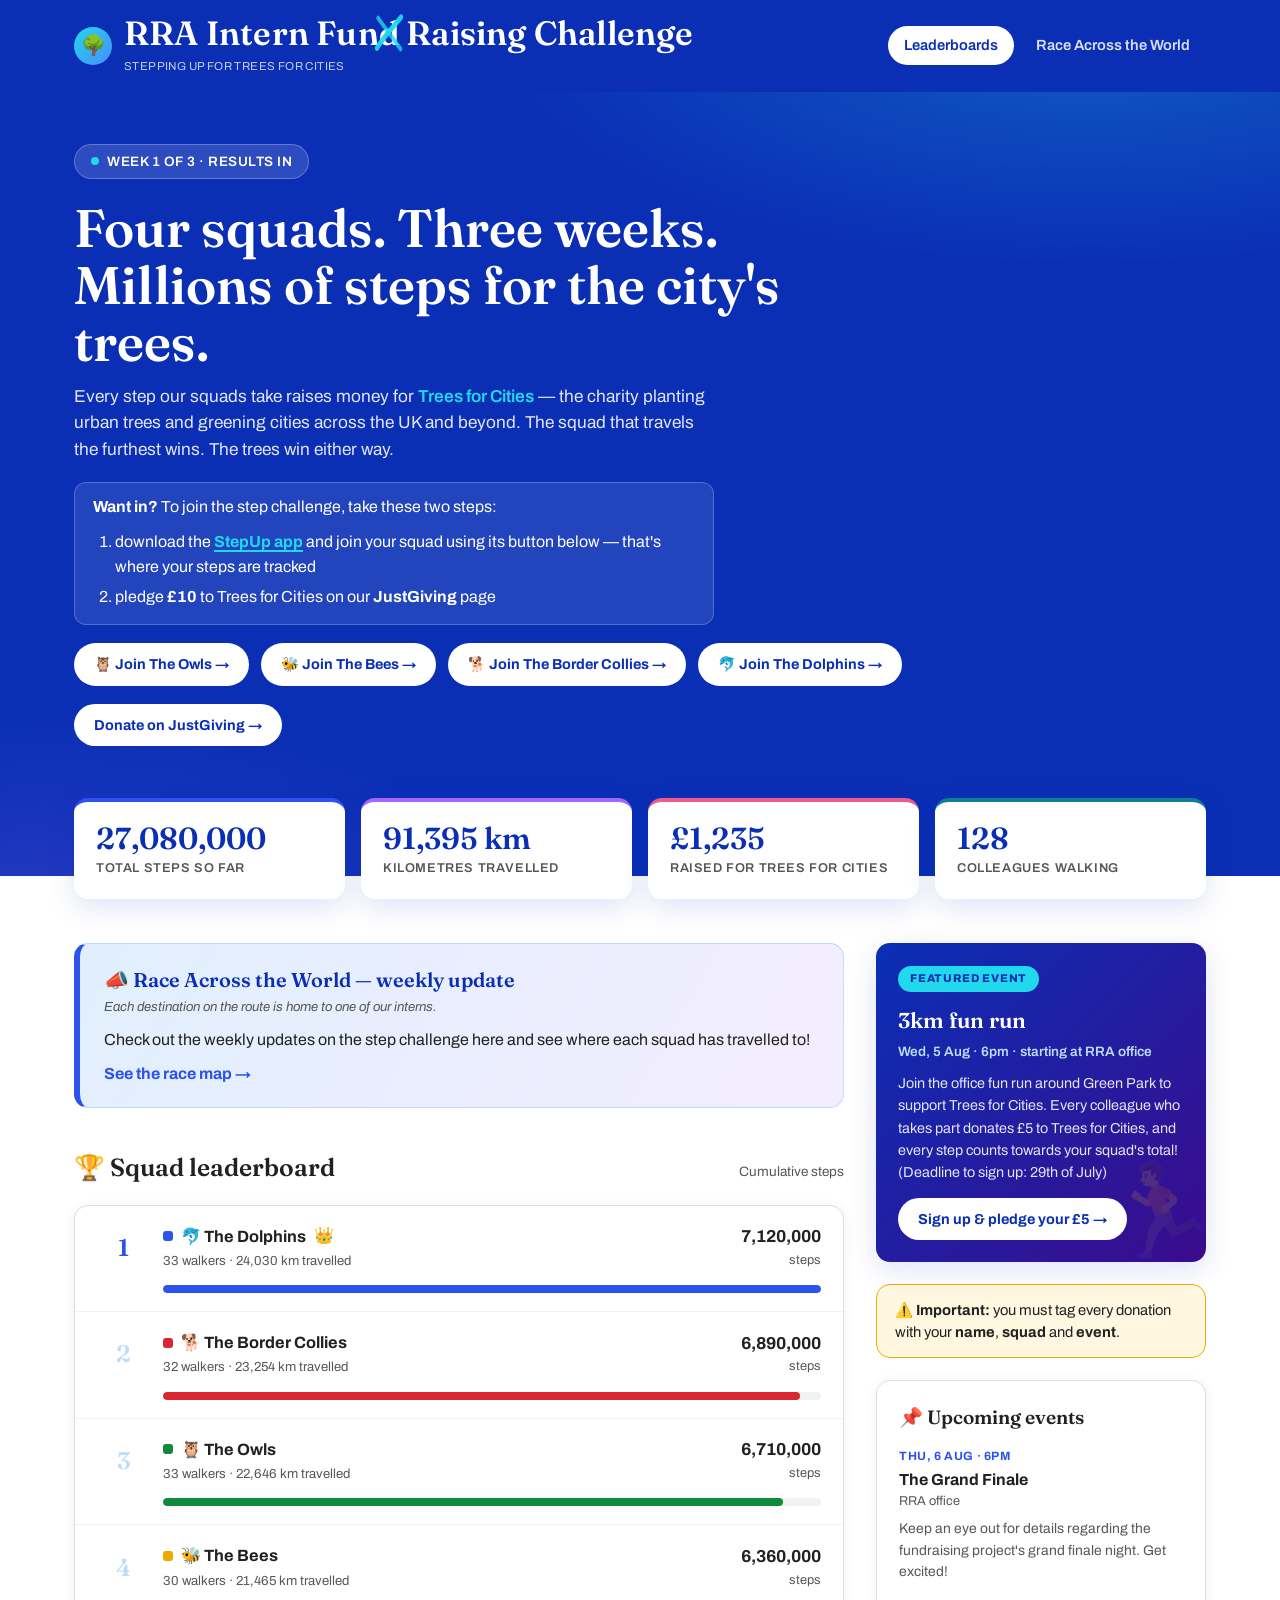
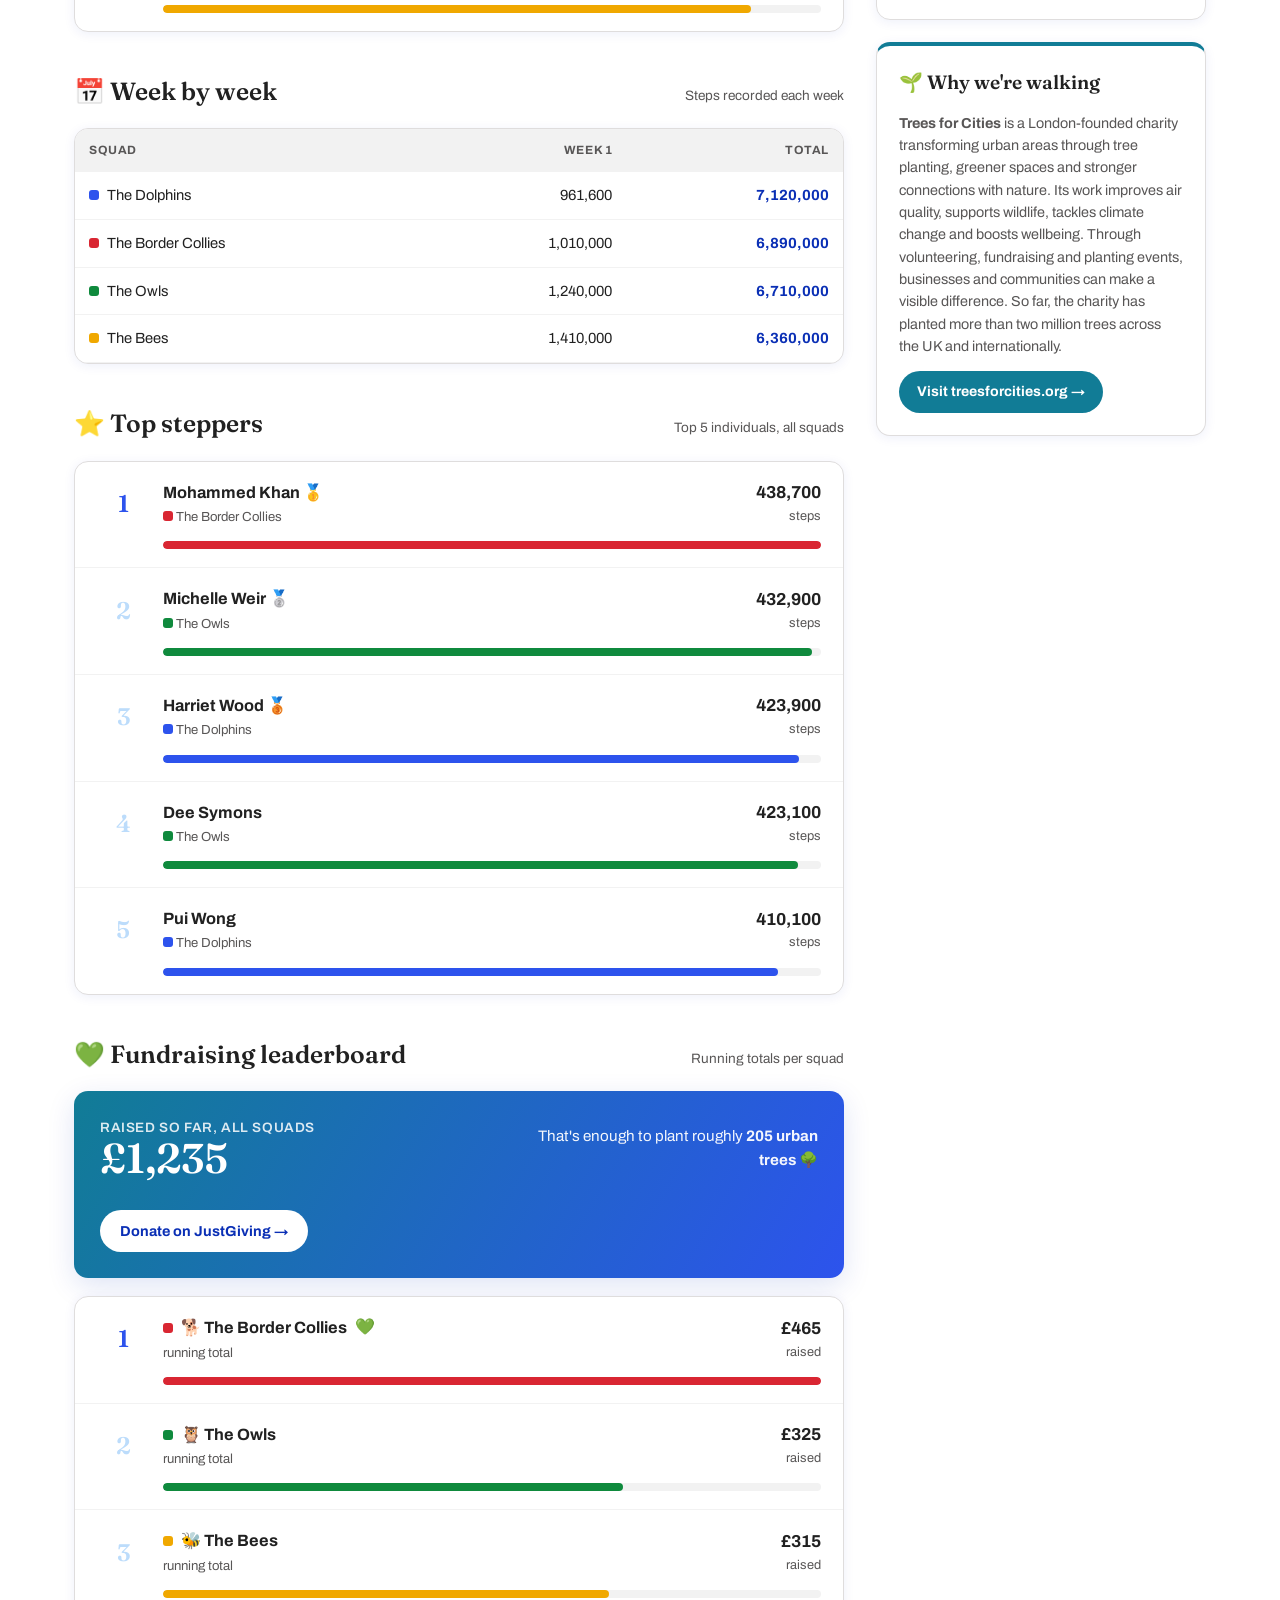
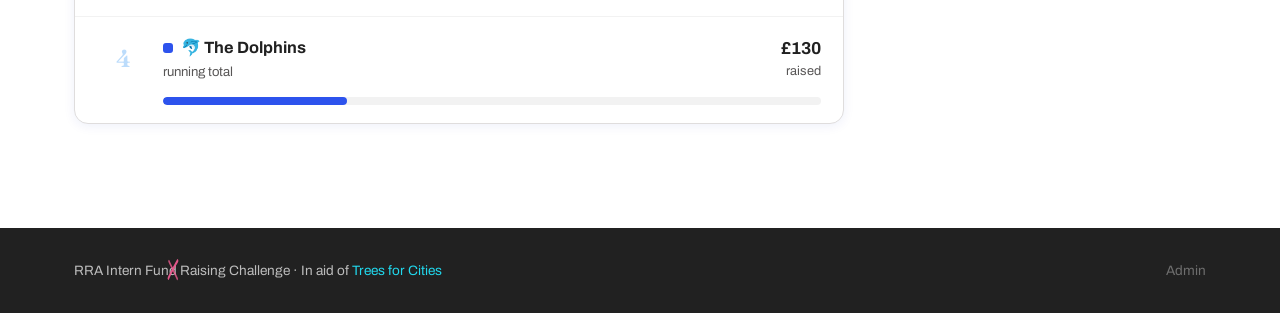
<file: index.html>
<!DOCTYPE html>
<html lang="en">
<head>
  <meta charset="UTF-8" />
  <meta name="viewport" content="width=device-width, initial-scale=1.0" />
  <title>RRA Intern Fund Raising Challenge</title>
  <meta name="description" content="Four squads. Three weeks. Millions of steps for Trees for Cities." />
  <link rel="icon" href="data:image/svg+xml,<svg xmlns=%22http://www.w3.org/2000/svg%22 viewBox=%220 0 100 100%22><text y=%22.9em%22 font-size=%2290%22>🌳</text></svg>" />
  <link rel="preconnect" href="https://fonts.googleapis.com" />
  <link rel="preconnect" href="https://fonts.gstatic.com" crossorigin />
  <link href="https://fonts.googleapis.com/css2?family=Archivo:wght@400;600;700;800&family=Fraunces:opsz,wght@9..144,500;9..144,600&display=swap" rel="stylesheet" />
  <link rel="stylesheet" href="css/style.css" />
</head>
<body>

  <header class="site-header">
    <div class="wrap">
      <a class="brand" href="index.html">
        <span class="brand-mark">🌳</span>
        <span>
          <span class="brand-name">RRA Intern Fun<span class="fun-d">d</span> Raising Challenge</span><br />
          <span class="brand-sub">Stepping up for Trees for Cities</span>
        </span>
      </a>
      <nav class="site-nav">
        <a href="index.html" class="active">Leaderboards</a>
        <a href="journey.html">Race Across the World</a>
      </nav>
    </div>
  </header>

  <section class="hero">
    <div class="wrap">
      <div class="week-pill"><span class="dot"></span><span id="week-pill-text">Week — of —</span></div>
      <h1>Four squads. Three weeks. Millions of steps for the city's trees.</h1>
      <p class="lede">
        Every step our squads take raises money for
        <a href="https://www.treesforcities.org" target="_blank" rel="noopener">Trees for Cities</a> —
        the charity planting urban trees and greening cities across the UK and beyond.
        The squad that travels the furthest wins. The trees win either way.
      </p>
      <div class="lede join-note">
        <strong>Want in?</strong> To join the step challenge, take these two steps:
        <ol class="join-steps">
          <li>download the <a id="stepup-app-link" href="https://thestepupapp.com/" target="_blank" rel="noopener"><strong>StepUp</strong> app</a> and join your squad using its button below — that's where your steps are tracked</li>
          <li>pledge <strong id="signup-pledge">£10</strong> to Trees for Cities on our <strong>JustGiving</strong> page</li>
        </ol>
      </div>
      <div class="hero-cta" id="team-join-buttons"></div>
      <div class="hero-cta">
        <a class="btn btn-outline" id="donate-btn" href="#" target="_blank" rel="noopener">Donate on JustGiving</a>
      </div>
    </div>
  </section>

  <main class="wrap">
    <div class="stat-strip" id="stat-strip">
      <div class="stat-card"><div class="stat-value" id="stat-steps">—</div><div class="stat-label">Total steps so far</div></div>
      <div class="stat-card"><div class="stat-value" id="stat-km">—</div><div class="stat-label">Kilometres travelled</div></div>
      <div class="stat-card"><div class="stat-value" id="stat-money">—</div><div class="stat-label">Raised for Trees for Cities</div></div>
      <div class="stat-card"><div class="stat-value" id="stat-walkers">—</div><div class="stat-label">Colleagues walking</div></div>
    </div>

    <div class="page-grid">
      <div class="main-col">

        <section class="section" id="announce-section">
          <div class="announce-card">
            <div class="announce-head">📣 Race Across the World — weekly update</div>
            <div class="announce-sub">Each destination on the route is home to one of our interns.</div>
            <p id="announce-text"></p>
            <a href="journey.html">See the race map →</a>
          </div>
        </section>

        <section class="section" id="team-leaderboard-section">
          <div class="section-head">
            <h2>🏆 Squad leaderboard</h2>
            <span class="hint" id="team-board-hint">Cumulative steps</span>
          </div>
          <div class="board" id="team-board"></div>
        </section>

        <section class="section">
          <div class="section-head">
            <h2>📅 Week by week</h2>
            <span class="hint">Steps recorded each week</span>
          </div>
          <div class="board week-table-scroll">
            <table class="week-table" id="week-table"></table>
          </div>
        </section>

        <section class="section" id="top-steppers-section">
          <div class="section-head">
            <h2>⭐ Top steppers</h2>
            <span class="hint">Top 5 individuals, all squads</span>
          </div>
          <div class="board" id="individual-board"></div>
        </section>

        <section class="section">
          <div class="section-head">
            <h2>💚 Fundraising leaderboard</h2>
            <span class="hint">Running totals per squad</span>
          </div>
          <div class="fund-total">
            <div>
              <div class="label">Raised so far, all squads</div>
              <div class="amount" id="fund-grand-total">—</div>
            </div>
            <div class="trees" id="fund-trees-note"></div>
            <a class="btn" id="donate-btn-2" href="#" target="_blank" rel="noopener">Donate on JustGiving</a>
          </div>
          <div class="board" id="fund-board"></div>
        </section>

      </div>

      <aside class="sidebar">
        <div id="featured-event"></div>

        <div class="side-note">
          ⚠️ <strong>Important:</strong> you must tag every donation with your
          <strong>name</strong>, <strong>squad</strong> and <strong>event</strong>.
        </div>

        <div class="side-card">
          <h3>📌 Upcoming events</h3>
          <div id="event-list"></div>
        </div>

        <div class="side-card charity-card">
          <h3>🌱 Why we're walking</h3>
          <p>
            <strong>Trees for Cities</strong> is a London-founded charity transforming urban areas
            through tree planting, greener spaces and stronger connections with nature. Its work
            improves air quality, supports wildlife, tackles climate change and boosts wellbeing.
            Through volunteering, fundraising and planting events, businesses and communities can
            make a visible difference. So far, the charity has planted more than two million trees
            across the UK and internationally.
          </p>
          <a class="btn-charity" href="https://www.treesforcities.org" target="_blank" rel="noopener">Visit treesforcities.org →</a>
        </div>
      </aside>
    </div>
  </main>

  <footer class="site-footer">
    <div class="wrap">
      <span>RRA Intern Fun<span class="fun-d">d</span> Raising Challenge · In aid of <a href="https://www.treesforcities.org" target="_blank" rel="noopener">Trees for Cities</a></span>
      <a class="admin-link" href="admin.html">Admin</a>
    </div>
  </footer>

  <script src="js/app.js"></script>
  <script>
    loadData().then(renderDashboard).catch(showLoadError);
  </script>
</body>
</html>
</file>
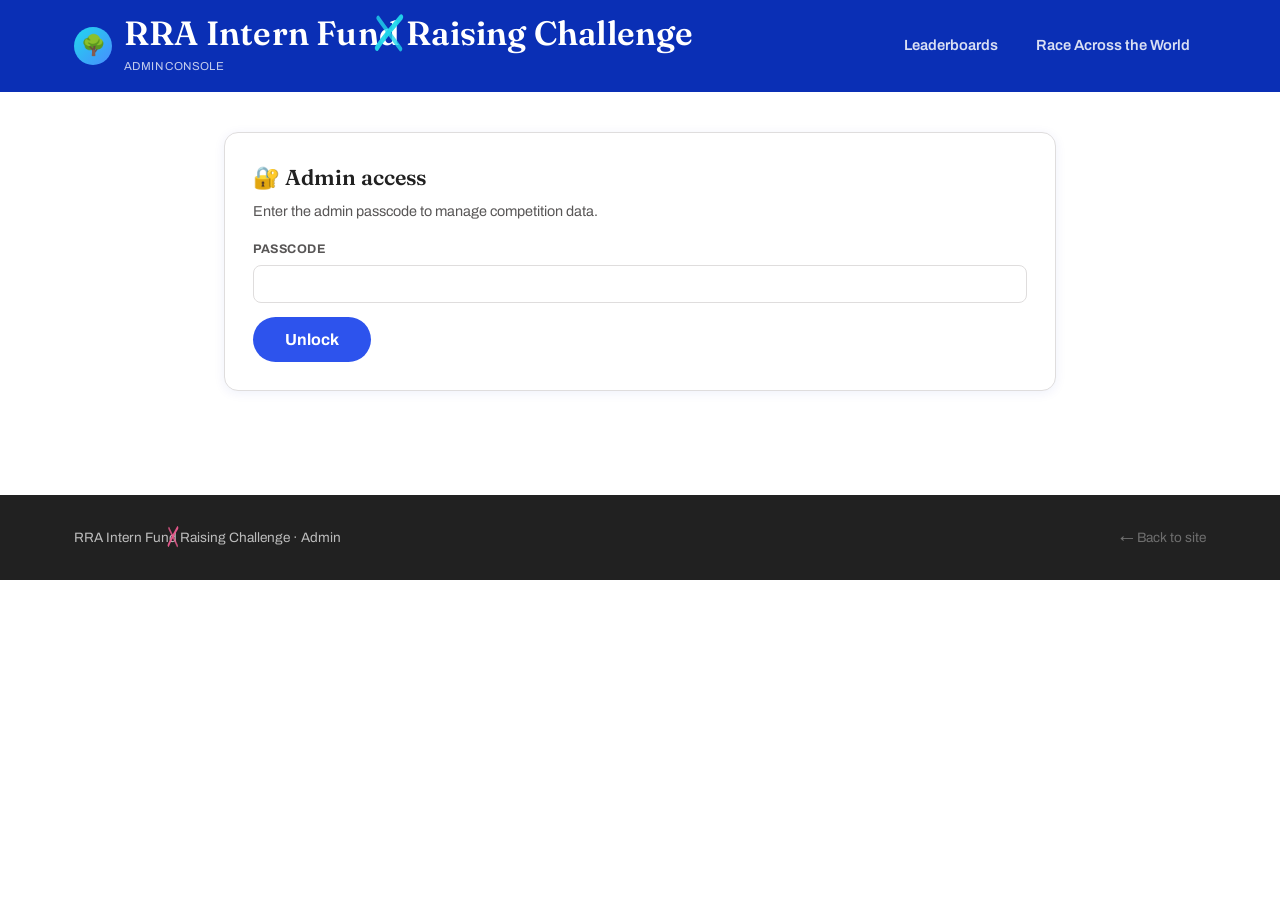
<file: admin.html>
<!DOCTYPE html>
<html lang="en">
<head>
  <meta charset="UTF-8" />
  <meta name="viewport" content="width=device-width, initial-scale=1.0" />
  <title>Admin — RRA Intern Fund Raising Challenge</title>
  <meta name="robots" content="noindex" />
  <link rel="icon" href="data:image/svg+xml,<svg xmlns=%22http://www.w3.org/2000/svg%22 viewBox=%220 0 100 100%22><text y=%22.9em%22 font-size=%2290%22>🌳</text></svg>" />
  <link rel="preconnect" href="https://fonts.googleapis.com" />
  <link rel="preconnect" href="https://fonts.gstatic.com" crossorigin />
  <link href="https://fonts.googleapis.com/css2?family=Archivo:wght@400;600;700;800&family=Fraunces:opsz,wght@9..144,500;9..144,600&display=swap" rel="stylesheet" />
  <link rel="stylesheet" href="css/style.css" />
</head>
<body>

  <header class="site-header">
    <div class="wrap">
      <a class="brand" href="index.html">
        <span class="brand-mark">🌳</span>
        <span>
          <span class="brand-name">RRA Intern Fun<span class="fun-d">d</span> Raising Challenge</span><br />
          <span class="brand-sub">Admin console</span>
        </span>
      </a>
      <nav class="site-nav">
        <a href="index.html">Leaderboards</a>
        <a href="journey.html">Race Across the World</a>
      </nav>
    </div>
  </header>

  <div class="admin-wrap">

    <!-- Passcode gate -->
    <div class="admin-card" id="gate-card">
      <h2>🔐 Admin access</h2>
      <p class="sub">Enter the admin passcode to manage competition data.</p>
      <div class="field">
        <label for="gate-pass">Passcode</label>
        <input type="password" id="gate-pass" autocomplete="off" />
      </div>
      <button class="btn-publish" id="gate-btn">Unlock</button>
      <div class="status-msg" id="gate-status"></div>
    </div>

    <!-- Admin console (hidden until unlocked) -->
    <div id="console" style="display:none">

      <div class="admin-card">
        <h2>⚙️ Publishing setup</h2>
        <p class="sub">
          Changes are published by committing directly to the site's GitHub repository.
          Paste a GitHub personal access token with write access to the repo — it is stored
          only in this browser (localStorage), never on the site.
        </p>
        <div class="grid-2">
          <div class="field">
            <label for="gh-repo">Repository (owner/name)</label>
            <input type="text" id="gh-repo" placeholder="your-username/trees-step-challenge" />
          </div>
          <div class="field">
            <label for="gh-token">GitHub token</label>
            <input type="password" id="gh-token" placeholder="github_pat_… or ghp_…" autocomplete="off" />
          </div>
        </div>
      </div>

      <div class="admin-card">
        <h2>🔗 Sign-up & donation links</h2>
        <p class="sub">The buttons on the home page point to these: one StepUp join link per squad, plus the JustGiving donations page. Leave a field empty until the link exists — its button will show "coming soon" until then. (Event sign-up links are set per event in the Events section below.)</p>
        <div class="grid-2" id="join-url-fields"></div>
        <div class="grid-2">
          <div class="field">
            <label for="set-stepup-app-url">StepUp app download URL</label>
            <input type="url" id="set-stepup-app-url" placeholder="https://thestepupapp.com/" />
          </div>
          <div class="field">
            <label for="set-justgiving-url">JustGiving page URL (donations)</label>
            <input type="url" id="set-justgiving-url" placeholder="https://www.justgiving.com/…" />
          </div>
        </div>
      </div>

      <div class="admin-card">
        <h2>📣 Weekly announcement</h2>
        <p class="sub">Shown in the "Race Across the World — weekly update" panel at the top of the home page. Update it each week to say which destination each squad has reached. Leave empty to hide the panel.</p>
        <div class="field">
          <label for="set-announcement">Announcement text</label>
          <textarea id="set-announcement" rows="3"></textarea>
        </div>
      </div>

      <div class="admin-card">
        <h2>🚶 Walkers</h2>
        <p class="sub">Number of colleagues walking in each squad. The "colleagues walking" tile on the home page adds these up — or type a manual total below to override the sum.</p>
        <div class="grid-2" id="walker-fields"></div>
        <div class="field" style="max-width:300px">
          <label for="set-total-walkers">Total colleagues walking (0 = add up the squads)</label>
          <input type="number" min="0" step="1" id="set-total-walkers" />
        </div>
      </div>

      <div class="admin-card">
        <h2>👟 Weekly steps</h2>
        <p class="sub">Enter total steps recorded by each squad, per week. Leave future weeks at 0.</p>
        <div class="grid-2" style="max-width:560px">
          <div class="field">
            <label for="data-through-week">Results entered through week</label>
            <select id="data-through-week"></select>
          </div>
          <div class="field">
            <label for="set-distance-multiplier">Distance multiplier (map km per real km)</label>
            <input type="number" min="0.1" step="0.1" id="set-distance-multiplier" />
          </div>
        </div>
        <p class="sub">The multiplier scales every kilometre shown on the site (leaderboards and the Race Across the World map). At 1.0 distances are real; raise it (e.g. 5) if squads need a boost to reach the later destinations.</p>
        <div id="steps-blocks"></div>
      </div>

      <div class="admin-card">
        <h2>💚 Money raised</h2>
        <p class="sub">Running fundraising total per squad, in pounds.</p>
        <div class="grid-2" id="funds-fields"></div>
      </div>

      <div class="admin-card">
        <h2>⭐ Top individual steppers</h2>
        <p class="sub">The top 5 shown on the leaderboard (cumulative steps). First name + initial is plenty. This section is currently hidden on the site — tick the box to show it if you find a way to identify top steppers.</p>
        <div class="checkbox-row">
          <input type="checkbox" id="set-show-top-steppers" />
          <label for="set-show-top-steppers">Show the Top steppers section on the site</label>
        </div>
        <div id="individual-rows"></div>
        <button class="btn-add" id="add-individual">+ Add person</button>
      </div>

      <div class="admin-card">
        <h2>📌 Events</h2>
        <p class="sub">Events shown in the sidebar. Mark one as “featured” to pin it to the top in the big blue card.</p>
        <div id="event-rows"></div>
        <button class="btn-add" id="add-event">+ Add event</button>
      </div>

      <div class="admin-card">
        <h2>🚀 Publish</h2>
        <p class="sub">Commits your changes to GitHub. The live site updates within a minute or two.</p>
        <button class="btn-publish" id="publish-btn">Publish changes</button>
        <button class="btn-ghost" id="download-btn" style="margin-left:10px">Download data.json instead</button>
        <div class="status-msg" id="publish-status"></div>
      </div>

    </div>
  </div>

  <footer class="site-footer">
    <div class="wrap">
      <span>RRA Intern Fun<span class="fun-d">d</span> Raising Challenge · Admin</span>
      <a class="admin-link" href="index.html">← Back to site</a>
    </div>
  </footer>

  <script src="js/app.js"></script>
  <script src="js/admin.js"></script>
</body>
</html>
</file>
<file: css/style.css>
/* ============================================================
   The Great Step Forest — brand-inspired design system
   Deep cobalt primary, vivid accents, editorial serif headings
   ============================================================ */

:root {
  --ink: #212121;
  --ink-soft: #585656;
  --paper: #ffffff;
  --mist: #f2f2f2;
  --line: #dfdddd;

  --blue: #0a2fb5;
  --blue-bright: #2d53ed;
  --blue-light: #488cff;
  --blue-pale: #bcdcfb;
  --purple: #4a0080;
  --lavender: #a167ff;
  --berry: #990c47;
  --pink: #ed5a8f;
  --teal: #117c96;
  --cyan: #21d8ed;

  --radius: 14px;
  --shadow: 0 2px 12px rgba(10, 47, 181, 0.07);
  --shadow-lift: 0 8px 28px rgba(10, 47, 181, 0.13);

  --font-display: "Fraunces", Georgia, serif;
  --font-body: "Archivo", -apple-system, "Segoe UI", Helvetica, Arial, sans-serif;
}

* { box-sizing: border-box; margin: 0; padding: 0; }

html { scroll-behavior: smooth; }

body {
  font-family: var(--font-body);
  color: var(--ink);
  background: var(--paper);
  line-height: 1.55;
  -webkit-font-smoothing: antialiased;
}

img { max-width: 100%; }

a { color: var(--blue-bright); text-decoration: none; }
a:hover { text-decoration: underline; }

.wrap {
  max-width: 1180px;
  margin: 0 auto;
  padding: 0 24px;
}

/* ---------- Header ---------- */

.site-header {
  background: var(--blue);
  color: #fff;
  padding: 14px 0;
  position: sticky;
  top: 0;
  z-index: 500;
}

.site-header .wrap {
  display: flex;
  align-items: center;
  justify-content: space-between;
  gap: 16px;
  flex-wrap: wrap;
}

.brand {
  display: flex;
  align-items: center;
  gap: 12px;
  color: #fff;
}
.brand:hover { text-decoration: none; }

.brand-mark {
  width: 38px;
  height: 38px;
  border-radius: 50%;
  background: linear-gradient(135deg, var(--cyan), var(--blue-light));
  display: grid;
  place-items: center;
  font-size: 20px;
  flex: none;
}

.brand-name {
  font-family: var(--font-display);
  font-weight: 600;
  font-size: clamp(1.5rem, 1.5vw + 1.1rem, 2.1rem);
  letter-spacing: 0.2px;
  line-height: 1.15;
}
.brand-sub {
  font-size: 0.72rem;
  opacity: 0.75;
  letter-spacing: 0.4px;
  text-transform: uppercase;
}

/* The 'd' in "Fund" is crossed out by hand: this is Fun raising as much as Fund raising.
   The scribble is an inline SVG of two rough marker strokes; the letter stays visible underneath. */
.fun-d {
  position: relative;
  display: inline-block;
}
.fun-d::after {
  content: "";
  position: absolute;
  inset: -6% -30%;
  background: url("data:image/svg+xml,%3Csvg xmlns='http://www.w3.org/2000/svg' viewBox='0 0 100 100' preserveAspectRatio='none'%3E%3Cpath d='M12 84 C30 62 52 44 88 12' fill='none' stroke='%2321d8ed' stroke-width='13' stroke-linecap='round' opacity='0.95'/%3E%3Cpath d='M16 14 C34 34 60 58 86 86' fill='none' stroke='%2321d8ed' stroke-width='11' stroke-linecap='round' opacity='0.8'/%3E%3C/svg%3E") center / 100% 100% no-repeat;
  pointer-events: none;
}
.site-footer .fun-d::after {
  background-image: url("data:image/svg+xml,%3Csvg xmlns='http://www.w3.org/2000/svg' viewBox='0 0 100 100' preserveAspectRatio='none'%3E%3Cpath d='M12 84 C30 62 52 44 88 12' fill='none' stroke='%23ed5a8f' stroke-width='13' stroke-linecap='round' opacity='0.95'/%3E%3Cpath d='M16 14 C34 34 60 58 86 86' fill='none' stroke='%23ed5a8f' stroke-width='11' stroke-linecap='round' opacity='0.8'/%3E%3C/svg%3E");
}

.site-nav {
  display: flex;
  gap: 6px;
}

.site-nav a {
  color: rgba(255, 255, 255, 0.85);
  font-weight: 600;
  font-size: 0.92rem;
  padding: 8px 16px;
  border-radius: 999px;
  transition: background 0.15s, color 0.15s;
}
.site-nav a:hover { text-decoration: none; background: rgba(255, 255, 255, 0.12); color: #fff; }
.site-nav a.active { background: #fff; color: var(--blue); }

/* ---------- Hero ---------- */

.hero {
  background:
    radial-gradient(1000px 420px at 85% -10%, rgba(33, 216, 237, 0.28), transparent 60%),
    radial-gradient(800px 400px at 5% 110%, rgba(161, 103, 255, 0.22), transparent 60%),
    var(--blue);
  color: #fff;
  padding: 52px 0 130px;
}

.hero h1 {
  font-family: var(--font-display);
  font-weight: 600;
  font-size: clamp(2rem, 4.5vw, 3.3rem);
  line-height: 1.08;
  max-width: 720px;
}

.hero p.lede {
  margin-top: 14px;
  font-size: 1.08rem;
  max-width: 640px;
  color: rgba(255, 255, 255, 0.88);
}

.hero p.lede a { color: var(--cyan); font-weight: 600; }

.week-pill {
  display: inline-flex;
  align-items: center;
  gap: 8px;
  background: rgba(255, 255, 255, 0.14);
  border: 1px solid rgba(255, 255, 255, 0.25);
  border-radius: 999px;
  padding: 6px 16px;
  font-size: 0.85rem;
  font-weight: 600;
  letter-spacing: 0.5px;
  text-transform: uppercase;
  margin-bottom: 20px;
}
.week-pill .dot {
  width: 8px; height: 8px; border-radius: 50%;
  background: var(--cyan);
  animation: pulse 2s infinite;
}
@keyframes pulse { 50% { opacity: 0.35; } }

.hero .join-note {
  margin-top: 18px;
  font-size: 1rem;
  background: rgba(255, 255, 255, 0.1);
  border: 1px solid rgba(255, 255, 255, 0.22);
  border-radius: 12px;
  padding: 12px 18px;
  max-width: 640px;
}
.hero .join-note strong { color: #fff; }
.hero .join-note a,
.hero .join-note a strong {
  color: var(--cyan);
  font-weight: 700;
  text-decoration: underline;
  text-decoration-thickness: 2px;
  text-underline-offset: 3px;
}
.hero .join-note a:hover { color: #fff; }

.join-steps {
  margin: 10px 0 2px 22px;
  display: grid;
  gap: 6px;
}

.hero-cta {
  margin-top: 18px;
  display: flex;
  gap: 12px;
  flex-wrap: wrap;
}
.hero-cta .btn { margin-top: 0; }

.btn-join {
  border: 3px solid transparent;
  padding: 8px 18px;
  font-size: 0.88rem;
}

.btn-outline {
  background: transparent;
  color: #fff;
  border: 2px solid rgba(255, 255, 255, 0.6);
}
.btn-outline:hover { border-color: #fff; box-shadow: none; }

.btn.btn-soon {
  opacity: 0.55;
  cursor: default;
  pointer-events: none;
}

/* ---------- Stat strip ---------- */

.stat-strip {
  margin-top: -78px;
  display: grid;
  grid-template-columns: repeat(4, 1fr);
  gap: 16px;
}

.stat-card {
  background: var(--paper);
  border-radius: var(--radius);
  box-shadow: var(--shadow-lift);
  padding: 20px 22px;
  border-top: 4px solid var(--blue-bright);
}
.stat-card:nth-child(2) { border-top-color: var(--lavender); }
.stat-card:nth-child(3) { border-top-color: var(--pink); }
.stat-card:nth-child(4) { border-top-color: var(--teal); }

.stat-card .stat-value {
  font-family: var(--font-display);
  font-size: 1.9rem;
  font-weight: 600;
  color: var(--blue);
  line-height: 1.1;
}
.stat-card .stat-label {
  margin-top: 4px;
  font-size: 0.8rem;
  font-weight: 600;
  letter-spacing: 0.6px;
  text-transform: uppercase;
  color: var(--ink-soft);
}

/* ---------- Layout ---------- */

.page-grid {
  display: grid;
  grid-template-columns: minmax(0, 1fr) 330px;
  gap: 32px;
  padding: 44px 0 64px;
  align-items: start;
}

.section {
  margin-bottom: 40px;
}

.section-head {
  display: flex;
  align-items: baseline;
  justify-content: space-between;
  gap: 12px;
  margin-bottom: 18px;
}

.section-head h2 {
  font-family: var(--font-display);
  font-weight: 600;
  font-size: 1.55rem;
  color: var(--ink);
}

.section-head .hint {
  font-size: 0.85rem;
  color: var(--ink-soft);
}

/* ---------- Weekly announcement ---------- */

.announce-card {
  background: linear-gradient(120deg, rgba(188, 220, 251, 0.45), rgba(161, 103, 255, 0.12));
  border: 1px solid var(--blue-pale);
  border-left: 6px solid var(--blue-bright);
  border-radius: var(--radius);
  padding: 20px 24px;
}
.announce-card .announce-head {
  font-family: var(--font-display);
  font-weight: 600;
  font-size: 1.25rem;
  color: var(--blue);
}
.announce-card .announce-sub {
  font-size: 0.82rem;
  font-style: italic;
  color: var(--ink-soft);
  margin: 2px 0 10px;
}
.announce-card p { margin-bottom: 10px; }
.announce-card a { font-weight: 700; }

/* ---------- Sidebar note ---------- */

.side-note {
  background: #fff7e0;
  border: 1.5px solid var(--yellow, #f0a800);
  border-radius: var(--radius);
  padding: 14px 18px;
  font-size: 0.92rem;
  line-height: 1.5;
}

/* ---------- Leaderboard cards ---------- */

.board {
  background: var(--paper);
  border: 1px solid var(--line);
  border-radius: var(--radius);
  box-shadow: var(--shadow);
  overflow: hidden;
}

.board-row {
  display: grid;
  grid-template-columns: 52px minmax(0, 1fr) auto;
  gap: 14px;
  align-items: center;
  padding: 18px 22px;
  border-bottom: 1px solid var(--mist);
}
.board-row:last-child { border-bottom: none; }

.board-row .rank {
  font-family: var(--font-display);
  font-size: 1.5rem;
  font-weight: 600;
  color: var(--blue-pale);
  text-align: center;
}
.board-row.first .rank { color: var(--blue-bright); }

.board-row .who .name {
  font-weight: 700;
  font-size: 1.02rem;
  display: flex;
  align-items: center;
  gap: 8px;
}
.board-row .who .meta {
  font-size: 0.82rem;
  color: var(--ink-soft);
  margin-top: 2px;
}

.team-chip {
  display: inline-block;
  width: 10px; height: 10px;
  border-radius: 3px;
  flex: none;
}

.board-row .figures {
  text-align: right;
}
.board-row .figures .big {
  font-weight: 700;
  font-size: 1.08rem;
  font-variant-numeric: tabular-nums;
}
.board-row .figures .small {
  font-size: 0.8rem;
  color: var(--ink-soft);
}

.bar-track {
  grid-column: 2 / 4;
  height: 8px;
  background: var(--mist);
  border-radius: 999px;
  overflow: hidden;
}
.bar-fill {
  height: 100%;
  border-radius: 999px;
  transition: width 0.9s cubic-bezier(0.2, 0.7, 0.3, 1);
}

.crown { font-size: 1rem; }

/* ---------- Weekly table ---------- */

.week-table-scroll { overflow-x: auto; }

table.week-table {
  width: 100%;
  border-collapse: collapse;
  font-size: 0.92rem;
}
table.week-table th, table.week-table td {
  padding: 12px 14px;
  text-align: right;
  border-bottom: 1px solid var(--mist);
  font-variant-numeric: tabular-nums;
  white-space: nowrap;
}
table.week-table th:first-child, table.week-table td:first-child { text-align: left; }
table.week-table thead th {
  font-size: 0.75rem;
  text-transform: uppercase;
  letter-spacing: 0.6px;
  color: var(--ink-soft);
  background: var(--mist);
  border-bottom: none;
}
table.week-table td.total { font-weight: 700; color: var(--blue); }
table.week-table td .team-chip { margin-right: 8px; }

/* ---------- Sidebar ---------- */

.sidebar {
  display: flex;
  flex-direction: column;
  gap: 22px;
  position: sticky;
  top: 84px;
}

.side-card {
  background: var(--paper);
  border: 1px solid var(--line);
  border-radius: var(--radius);
  box-shadow: var(--shadow);
  padding: 22px;
}

.side-card h3 {
  font-family: var(--font-display);
  font-weight: 600;
  font-size: 1.2rem;
  margin-bottom: 14px;
}

.event {
  padding: 14px 0;
  border-top: 1px solid var(--mist);
}
.event:first-of-type { border-top: none; padding-top: 0; }

.event .event-date {
  font-size: 0.75rem;
  font-weight: 700;
  letter-spacing: 0.6px;
  text-transform: uppercase;
  color: var(--blue-bright);
}
.event .event-title { font-weight: 700; margin-top: 2px; }
.event .event-loc { font-size: 0.8rem; color: var(--ink-soft); }
.event .event-desc { font-size: 0.87rem; color: var(--ink-soft); margin-top: 6px; }

.event-featured {
  background: linear-gradient(135deg, var(--blue) 0%, var(--purple) 130%);
  color: #fff;
  border-radius: var(--radius);
  box-shadow: var(--shadow-lift);
  padding: 22px;
  position: relative;
  overflow: hidden;
}
.event-featured .bg-emoji {
  position: absolute;
  right: -10px;
  bottom: -18px;
  font-size: 90px;
  opacity: 0.15;
  transform: rotate(-8deg);
  pointer-events: none;
}
.featured-stack { display: flex; flex-direction: column; gap: 22px; }
.event-featured .flag {
  display: inline-block;
  background: var(--cyan);
  color: var(--blue);
  font-size: 0.7rem;
  font-weight: 800;
  letter-spacing: 0.8px;
  text-transform: uppercase;
  border-radius: 999px;
  padding: 4px 12px;
  margin-bottom: 12px;
}
.event-featured h3 {
  font-family: var(--font-display);
  font-size: 1.35rem;
  font-weight: 600;
  margin-bottom: 4px;
}
.event-featured .when {
  font-size: 0.85rem;
  font-weight: 600;
  color: var(--blue-pale);
  margin-bottom: 10px;
}
.event-featured p { font-size: 0.9rem; color: rgba(255,255,255,0.88); position: relative; z-index: 1; }

.btn {
  display: inline-block;
  margin-top: 14px;
  background: #fff;
  color: var(--blue);
  font-weight: 700;
  font-size: 0.9rem;
  padding: 10px 20px;
  border-radius: 999px;
  border: none;
  cursor: pointer;
  transition: transform 0.12s, box-shadow 0.12s;
  position: relative;
  z-index: 1;
}
.btn:hover { text-decoration: none; transform: translateY(-1px); box-shadow: 0 6px 16px rgba(0,0,0,0.25); }

.btn-primary {
  background: var(--blue-bright);
  color: #fff;
}

.charity-card {
  border-top: 4px solid var(--teal);
}
.charity-card p { font-size: 0.9rem; color: var(--ink-soft); }
.charity-card .btn-charity {
  display: inline-block;
  margin-top: 14px;
  background: var(--teal);
  color: #fff;
  font-weight: 700;
  font-size: 0.88rem;
  padding: 10px 18px;
  border-radius: 999px;
}
.charity-card .btn-charity:hover { text-decoration: none; filter: brightness(1.1); }

/* ---------- Fundraising ---------- */

.fund-total {
  background: linear-gradient(120deg, var(--teal), var(--blue-bright));
  color: #fff;
  border-radius: var(--radius);
  box-shadow: var(--shadow-lift);
  padding: 26px;
  display: flex;
  align-items: center;
  justify-content: space-between;
  gap: 16px;
  flex-wrap: wrap;
  margin-bottom: 18px;
}
.fund-total .amount {
  font-family: var(--font-display);
  font-size: 2.6rem;
  font-weight: 600;
  line-height: 1;
}
.fund-total .label {
  font-size: 0.85rem;
  font-weight: 600;
  letter-spacing: 0.6px;
  text-transform: uppercase;
  opacity: 0.85;
}
.fund-total .trees {
  font-size: 0.95rem;
  text-align: right;
  max-width: 300px;
  opacity: 0.95;
}

/* ---------- Journey page ---------- */

.journey-hero { padding-bottom: 40px; }

#map {
  height: 520px;
  border-radius: var(--radius);
  box-shadow: var(--shadow-lift);
  border: 1px solid var(--line);
  z-index: 1;
}

.journey-cards {
  display: grid;
  grid-template-columns: repeat(4, 1fr);
  gap: 16px;
  margin: 26px 0 40px;
}

.journey-card {
  background: var(--paper);
  border: 1px solid var(--line);
  border-radius: var(--radius);
  box-shadow: var(--shadow);
  padding: 18px 20px;
  border-top: 4px solid var(--blue-bright);
}
.journey-card .team-name { font-weight: 700; display: flex; gap: 8px; align-items: center; font-size: 0.98rem; }
.journey-card .km {
  font-family: var(--font-display);
  font-size: 1.8rem;
  font-weight: 600;
  color: var(--blue);
  margin-top: 6px;
  line-height: 1.1;
}
.journey-card .next {
  font-size: 0.82rem;
  color: var(--ink-soft);
  margin-top: 6px;
}

.milestones {
  display: grid;
  grid-template-columns: repeat(auto-fill, minmax(150px, 1fr));
  gap: 12px;
}

.milestone {
  background: var(--mist);
  border-radius: 10px;
  padding: 12px 14px;
  font-size: 0.85rem;
}
.milestone.reached { background: var(--blue-pale); }
.milestone .city { font-weight: 700; }
.milestone .km-label { color: var(--ink-soft); font-variant-numeric: tabular-nums; }
.milestone .reached-by { margin-top: 4px; font-size: 1rem; letter-spacing: 2px; }

.leaflet-team-marker {
  display: flex;
  align-items: center;
  justify-content: center;
  width: 34px; height: 34px;
  border-radius: 50% 50% 50% 4px;
  border: 3px solid #fff;
  box-shadow: 0 3px 10px rgba(0,0,0,0.3);
  font-size: 16px;
  transform: rotate(0deg);
}

/* ---------- Footer ---------- */

.site-footer {
  background: var(--ink);
  color: rgba(255, 255, 255, 0.7);
  padding: 32px 0;
  font-size: 0.85rem;
}
.site-footer .wrap {
  display: flex;
  justify-content: space-between;
  gap: 16px;
  flex-wrap: wrap;
}
.site-footer a { color: var(--cyan); }
.site-footer .admin-link { color: rgba(255,255,255,0.35); }

/* ---------- Admin ---------- */

.admin-wrap { max-width: 880px; margin: 0 auto; padding: 40px 24px 80px; }

.admin-card {
  background: var(--paper);
  border: 1px solid var(--line);
  border-radius: var(--radius);
  box-shadow: var(--shadow);
  padding: 28px;
  margin-bottom: 24px;
}
.admin-card h2 {
  font-family: var(--font-display);
  font-weight: 600;
  font-size: 1.35rem;
  margin-bottom: 6px;
}
.admin-card .sub { color: var(--ink-soft); font-size: 0.9rem; margin-bottom: 18px; }

.field { margin-bottom: 14px; }
.field label {
  display: block;
  font-size: 0.78rem;
  font-weight: 700;
  text-transform: uppercase;
  letter-spacing: 0.5px;
  color: var(--ink-soft);
  margin-bottom: 5px;
}
.field input, .field textarea, .field select {
  width: 100%;
  padding: 10px 12px;
  border: 1.5px solid var(--line);
  border-radius: 8px;
  font-family: var(--font-body);
  font-size: 0.95rem;
  background: #fff;
}
.field input:focus, .field textarea:focus, .field select:focus {
  outline: none;
  border-color: var(--blue-bright);
}

.grid-2 { display: grid; grid-template-columns: 1fr 1fr; gap: 14px; }
.grid-3 { display: grid; grid-template-columns: repeat(3, 1fr); gap: 14px; }
.grid-weeks { display: grid; grid-template-columns: repeat(6, 1fr); gap: 8px; }

.admin-team-block {
  border: 1.5px solid var(--line);
  border-left-width: 6px;
  border-radius: 10px;
  padding: 16px;
  margin-bottom: 14px;
}
.admin-team-block h4 { margin-bottom: 10px; }

.row-list-item {
  display: grid;
  grid-template-columns: 2fr 1.4fr 1.2fr auto;
  gap: 10px;
  margin-bottom: 8px;
  align-items: center;
}

.event-edit {
  border: 1.5px solid var(--line);
  border-radius: 10px;
  padding: 16px;
  margin-bottom: 12px;
}

.btn-ghost {
  background: none;
  border: 1.5px solid var(--line);
  border-radius: 8px;
  padding: 8px 14px;
  font-family: var(--font-body);
  font-weight: 600;
  font-size: 0.85rem;
  cursor: pointer;
  color: var(--ink-soft);
}
.btn-ghost:hover { border-color: var(--berry); color: var(--berry); }

.btn-add {
  background: var(--mist);
  border: none;
  border-radius: 8px;
  padding: 10px 16px;
  font-family: var(--font-body);
  font-weight: 700;
  font-size: 0.88rem;
  cursor: pointer;
  color: var(--blue);
}
.btn-add:hover { background: var(--blue-pale); }

.btn-publish {
  background: var(--blue-bright);
  color: #fff;
  border: none;
  border-radius: 999px;
  padding: 14px 32px;
  font-family: var(--font-body);
  font-weight: 700;
  font-size: 1rem;
  cursor: pointer;
}
.btn-publish:hover { background: var(--blue); }
.btn-publish:disabled { opacity: 0.5; cursor: wait; }

.status-msg {
  margin-top: 14px;
  padding: 12px 16px;
  border-radius: 8px;
  font-size: 0.9rem;
  font-weight: 600;
  display: none;
}
.status-msg.ok { display: block; background: #e5f7ee; color: #0c6b41; }
.status-msg.err { display: block; background: #fdeaef; color: var(--berry); }
.status-msg.busy { display: block; background: var(--blue-pale); color: var(--blue); }

.checkbox-row { display: flex; align-items: center; gap: 8px; margin-bottom: 14px; }
.checkbox-row input { width: auto; }
.checkbox-row label { font-size: 0.9rem; font-weight: 600; color: var(--ink); text-transform: none; letter-spacing: 0; margin: 0; }

/* ---------- Responsive ---------- */

@media (max-width: 960px) {
  .page-grid { grid-template-columns: 1fr; }
  .sidebar { position: static; }
  .stat-strip { grid-template-columns: repeat(2, 1fr); }
  .journey-cards { grid-template-columns: repeat(2, 1fr); }
}

@media (max-width: 560px) {
  .stat-strip { grid-template-columns: 1fr 1fr; gap: 10px; }
  .stat-card { padding: 14px 16px; }
  .stat-card .stat-value { font-size: 1.4rem; }
  .journey-cards { grid-template-columns: 1fr; }
  .grid-weeks { grid-template-columns: repeat(3, 1fr); }
  .grid-2, .grid-3 { grid-template-columns: 1fr; }
  .row-list-item { grid-template-columns: 1fr; }
  .board-row { grid-template-columns: 36px minmax(0, 1fr) auto; padding: 14px 14px; gap: 10px; }
  .hero { padding-bottom: 110px; }
  #map { height: 380px; }
}
</file>
